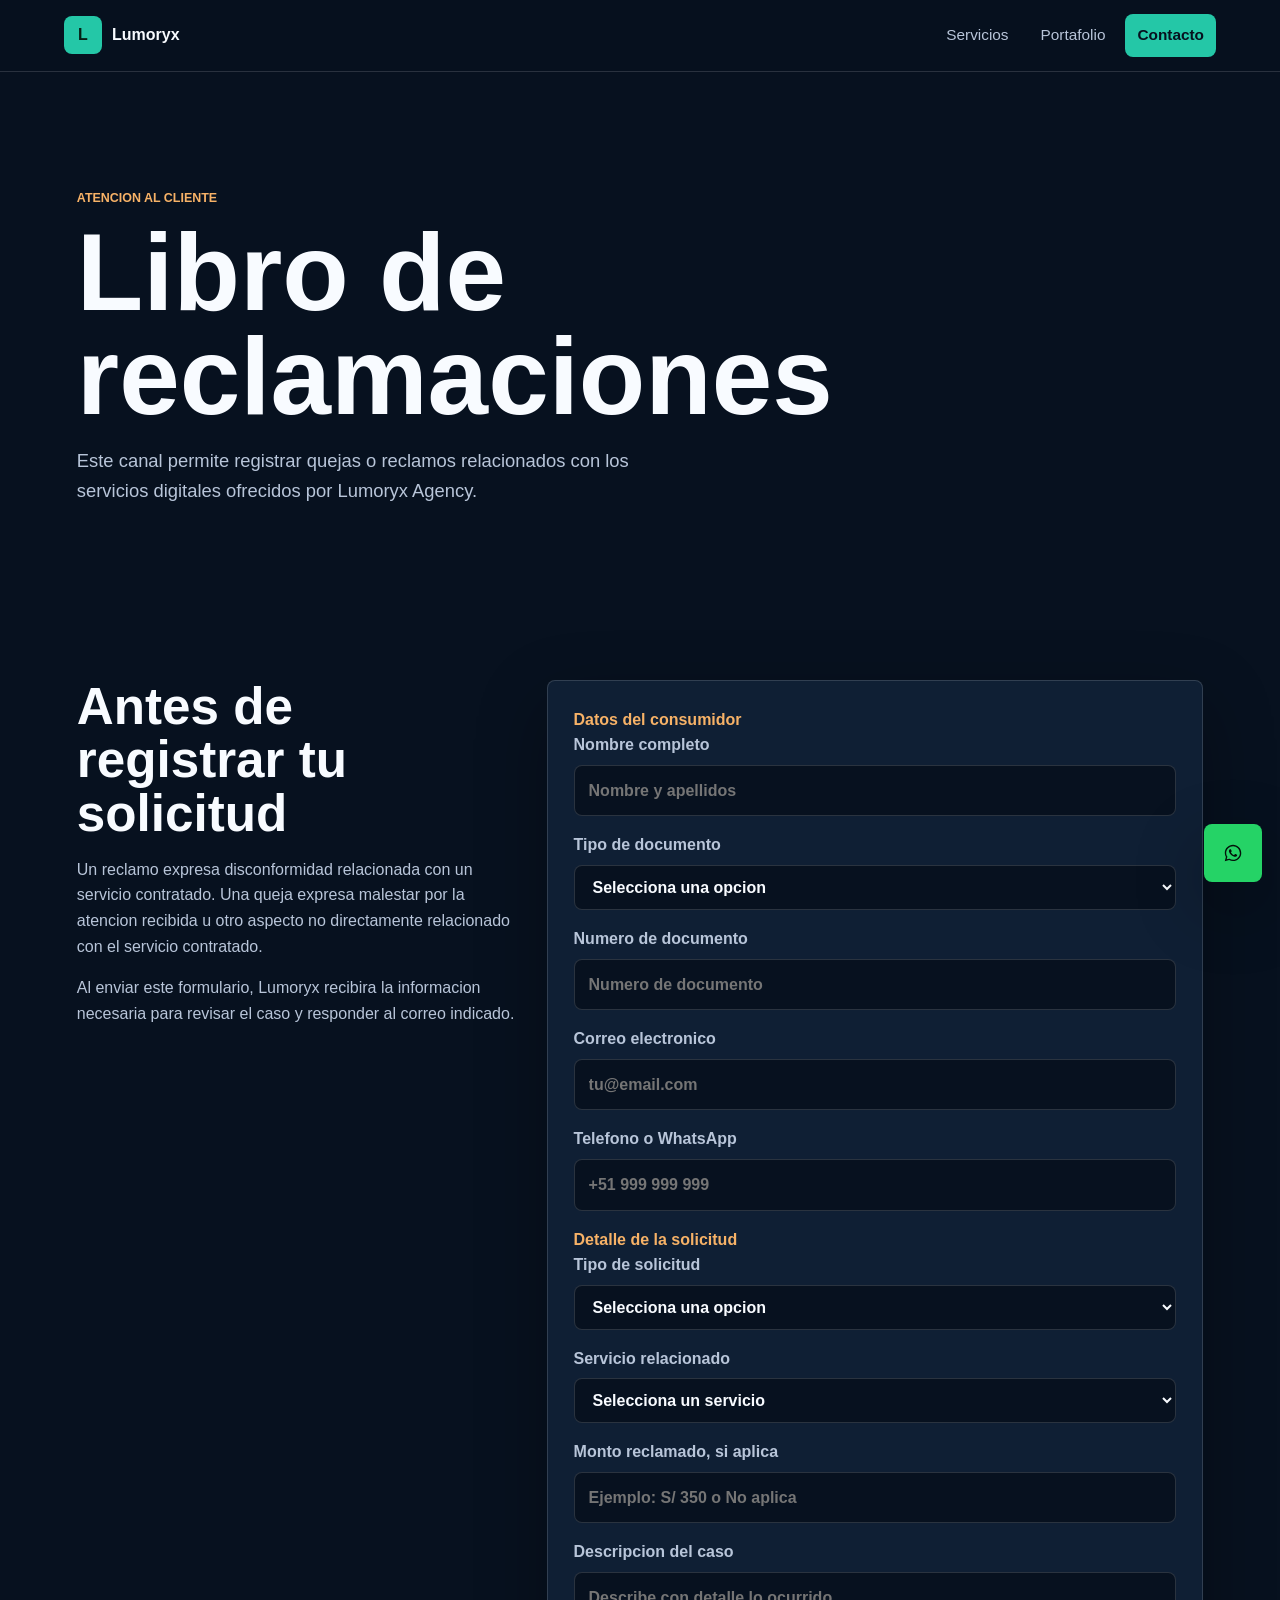
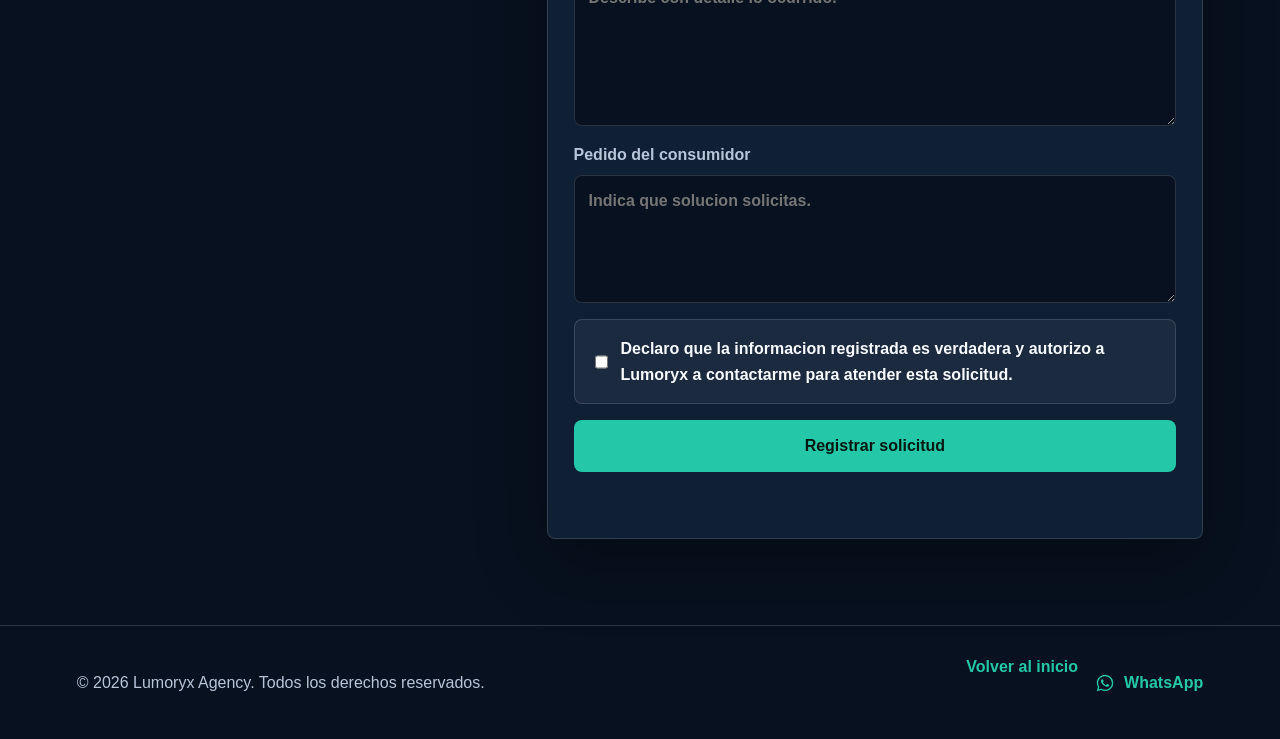
<file: libro-reclamaciones.html>
<!DOCTYPE html>
<html lang="es">
<head>
  <meta charset="UTF-8">
  <meta name="viewport" content="width=device-width, initial-scale=1.0">
  <meta name="description" content="Libro de reclamaciones virtual de Lumoryx Agency.">
  <title>Libro de reclamaciones | Lumoryx Agency</title>
  <link rel="stylesheet" href="style.css">
</head>
<body>
  <header class="site-header">
    <a class="brand" href="index.html" aria-label="Lumoryx Agency">
      <span class="brand-mark">L</span>
      <span>Lumoryx</span>
    </a>
    <nav class="main-nav legal-nav" aria-label="Navegacion legal">
      <a href="index.html#servicios">Servicios</a>
      <a href="index.html#portafolio">Portafolio</a>
      <a href="index.html#contacto" class="nav-cta">Contacto</a>
    </nav>
  </header>

  <main>
    <section class="legal-hero">
      <div>
        <p class="eyebrow">Atencion al cliente</p>
        <h1>Libro de reclamaciones</h1>
        <p class="hero-copy">Este canal permite registrar quejas o reclamos relacionados con los servicios digitales ofrecidos por Lumoryx Agency.</p>
      </div>
    </section>

    <section class="section legal-section">
      <div class="legal-note">
        <h2>Antes de registrar tu solicitud</h2>
        <p>Un reclamo expresa disconformidad relacionada con un servicio contratado. Una queja expresa malestar por la atencion recibida u otro aspecto no directamente relacionado con el servicio contratado.</p>
        <p>Al enviar este formulario, Lumoryx recibira la informacion necesaria para revisar el caso y responder al correo indicado.</p>
      </div>

      <form class="contact-form claims-form" id="claimsForm" novalidate>
        <fieldset>
          <legend>Datos del consumidor</legend>
          <label>Nombre completo
            <input id="claimName" name="claimName" type="text" placeholder="Nombre y apellidos" required>
          </label>
          <label>Tipo de documento
            <select id="claimDocumentType" name="claimDocumentType" required>
              <option value="">Selecciona una opcion</option>
              <option>DNI</option>
              <option>CE</option>
              <option>Pasaporte</option>
              <option>RUC</option>
            </select>
          </label>
          <label>Numero de documento
            <input id="claimDocument" name="claimDocument" type="text" placeholder="Numero de documento" required>
          </label>
          <label>Correo electronico
            <input id="claimEmail" name="claimEmail" type="email" placeholder="tu@email.com" required>
          </label>
          <label>Telefono o WhatsApp
            <input id="claimPhone" name="claimPhone" type="tel" placeholder="+51 999 999 999" required>
          </label>
        </fieldset>

        <fieldset>
          <legend>Detalle de la solicitud</legend>
          <label>Tipo de solicitud
            <select id="claimType" name="claimType" required>
              <option value="">Selecciona una opcion</option>
              <option>Reclamo</option>
              <option>Queja</option>
            </select>
          </label>
          <label>Servicio relacionado
            <select id="claimService" name="claimService" required>
              <option value="">Selecciona un servicio</option>
              <option>Desarrollo web</option>
              <option>Landing page</option>
              <option>E-commerce</option>
              <option>Automatizacion</option>
              <option>Atencion comercial</option>
              <option>Otro</option>
            </select>
          </label>
          <label>Monto reclamado, si aplica
            <input id="claimAmount" name="claimAmount" type="text" placeholder="Ejemplo: S/ 350 o No aplica">
          </label>
          <label>Descripcion del caso
            <textarea id="claimDescription" name="claimDescription" rows="5" placeholder="Describe con detalle lo ocurrido." required></textarea>
          </label>
          <label>Pedido del consumidor
            <textarea id="claimRequest" name="claimRequest" rows="4" placeholder="Indica que solucion solicitas." required></textarea>
          </label>
        </fieldset>

        <label class="check-row legal-check">
          <input id="claimConsent" name="claimConsent" type="checkbox" required>
          <span>Declaro que la informacion registrada es verdadera y autorizo a Lumoryx a contactarme para atender esta solicitud.</span>
        </label>

        <button class="btn primary" type="submit">Registrar solicitud</button>
        <p class="form-status" id="claimsStatus" role="status" aria-live="polite"></p>
      </form>
    </section>
  </main>

  <footer class="site-footer">
    <p>© 2026 Lumoryx Agency. Todos los derechos reservados.</p>
    <nav class="footer-links" aria-label="Enlaces legales">
      <a href="index.html">Volver al inicio</a>
      <a class="icon-link" href="https://wa.me/51955338183?text=Hola%20Lumoryx%2C%20tengo%20una%20consulta" target="_blank" rel="noreferrer">
        <svg aria-hidden="true" viewBox="0 0 32 32"><path d="M16.04 4C9.43 4 4.06 9.34 4.06 15.9c0 2.1.55 4.14 1.6 5.94L4 28l6.34-1.66a12.05 12.05 0 0 0 5.7 1.45h.01c6.61 0 11.98-5.34 11.98-11.9C28.03 9.34 22.65 4 16.04 4Zm0 21.78h-.01c-1.78 0-3.53-.47-5.06-1.36l-.36-.21-3.76.98 1-3.65-.24-.38a9.8 9.8 0 0 1-1.52-5.26c0-5.45 4.47-9.88 9.96-9.88 2.66 0 5.16 1.03 7.04 2.9a9.8 9.8 0 0 1 2.91 6.98c0 5.45-4.47 9.88-9.96 9.88Zm5.46-7.4c-.3-.15-1.77-.87-2.04-.97-.27-.1-.47-.15-.67.15-.2.3-.77.97-.94 1.17-.17.2-.35.22-.65.07-.3-.15-1.26-.46-2.4-1.47-.89-.79-1.49-1.77-1.66-2.07-.17-.3-.02-.46.13-.61.13-.13.3-.35.45-.52.15-.17.2-.3.3-.5.1-.2.05-.37-.02-.52-.08-.15-.67-1.6-.92-2.2-.24-.58-.49-.5-.67-.51h-.57c-.2 0-.52.07-.79.37-.27.3-1.04 1.02-1.04 2.48s1.07 2.88 1.22 3.08c.15.2 2.1 3.19 5.08 4.47.71.31 1.26.49 1.69.63.71.23 1.36.2 1.88.12.57-.08 1.77-.72 2.02-1.42.25-.7.25-1.29.17-1.42-.07-.13-.27-.2-.57-.35Z"/></svg>
        WhatsApp
      </a>
    </nav>
  </footer>

  <a class="whatsapp-float" href="https://wa.me/51955338183?text=Hola%20Lumoryx%2C%20tengo%20una%20consulta%20sobre%20el%20libro%20de%20reclamaciones" target="_blank" rel="noreferrer" aria-label="Contactar por WhatsApp">
    <svg aria-hidden="true" viewBox="0 0 32 32"><path d="M16.04 4C9.43 4 4.06 9.34 4.06 15.9c0 2.1.55 4.14 1.6 5.94L4 28l6.34-1.66a12.05 12.05 0 0 0 5.7 1.45h.01c6.61 0 11.98-5.34 11.98-11.9C28.03 9.34 22.65 4 16.04 4Zm0 21.78h-.01c-1.78 0-3.53-.47-5.06-1.36l-.36-.21-3.76.98 1-3.65-.24-.38a9.8 9.8 0 0 1-1.52-5.26c0-5.45 4.47-9.88 9.96-9.88 2.66 0 5.16 1.03 7.04 2.9a9.8 9.8 0 0 1 2.91 6.98c0 5.45-4.47 9.88-9.96 9.88Zm5.46-7.4c-.3-.15-1.77-.87-2.04-.97-.27-.1-.47-.15-.67.15-.2.3-.77.97-.94 1.17-.17.2-.35.22-.65.07-.3-.15-1.26-.46-2.4-1.47-.89-.79-1.49-1.77-1.66-2.07-.17-.3-.02-.46.13-.61.13-.13.3-.35.45-.52.15-.17.2-.3.3-.5.1-.2.05-.37-.02-.52-.08-.15-.67-1.6-.92-2.2-.24-.58-.49-.5-.67-.51h-.57c-.2 0-.52.07-.79.37-.27.3-1.04 1.02-1.04 2.48s1.07 2.88 1.22 3.08c.15.2 2.1 3.19 5.08 4.47.71.31 1.26.49 1.69.63.71.23 1.36.2 1.88.12.57-.08 1.77-.72 2.02-1.42.25-.7.25-1.29.17-1.42-.07-.13-.27-.2-.57-.35Z"/></svg>
  </a>

  <script src="reclamaciones.js"></script>
</body>
</html>
</file>
<file: style.css>
:root {
  --bg: #07111f;
  --surface: #0f1f34;
  --surface-soft: rgba(255, 255, 255, 0.08);
  --line: rgba(255, 255, 255, 0.14);
  --text: #f8fbff;
  --muted: #b8c5d9;
  --primary: #24c7a7;
  --primary-dark: #15967d;
  --accent: #f7b267;
  --danger: #ff7a7a;
  --shadow: 0 24px 70px rgba(0, 0, 0, 0.32);
}

* {
  box-sizing: border-box;
}

html {
  scroll-behavior: smooth;
}

body {
  margin: 0;
  font-family: Arial, Helvetica, sans-serif;
  background: var(--bg);
  color: var(--text);
  line-height: 1.6;
}

img {
  display: block;
  width: 100%;
}

a {
  color: inherit;
}

button,
input,
textarea,
select {
  font: inherit;
}

.site-header {
  position: sticky;
  top: 0;
  z-index: 20;
  display: flex;
  align-items: center;
  justify-content: space-between;
  gap: 24px;
  padding: 14px clamp(18px, 5vw, 72px);
  background: rgba(7, 17, 31, 0.88);
  border-bottom: 1px solid var(--line);
  backdrop-filter: blur(16px);
}

.brand {
  display: inline-flex;
  align-items: center;
  gap: 10px;
  font-weight: 800;
  text-decoration: none;
}

.brand-mark {
  display: grid;
  width: 38px;
  height: 38px;
  place-items: center;
  border-radius: 8px;
  background: var(--primary);
  color: #062015;
}

.main-nav {
  position: absolute;
  right: clamp(18px, 5vw, 72px);
  top: calc(100% + 12px);
  z-index: 30;
  display: grid;
  width: min(320px, calc(100vw - 36px));
  gap: 8px;
  padding: 16px;
  border: 1px solid var(--line);
  border-radius: 8px;
  background: rgba(15, 31, 52, 0.96);
  box-shadow: var(--shadow);
  opacity: 0;
  pointer-events: none;
  transform: translateY(-8px);
  transition: opacity 0.2s ease, transform 0.2s ease;
  backdrop-filter: blur(18px);
}

.main-nav.open {
  opacity: 1;
  pointer-events: auto;
  transform: translateY(0);
}

.main-nav a {
  display: flex;
  align-items: center;
  min-height: 42px;
  padding: 9px 12px;
  border-radius: 8px;
  color: var(--muted);
  font-size: 0.96rem;
  text-decoration: none;
}

.main-nav a:hover,
.main-nav a.active {
  background: rgba(255, 255, 255, 0.08);
  color: var(--text);
}

.main-nav .nav-cta {
  justify-content: center;
  color: #07111f;
  background: var(--primary);
  font-weight: 700;
}

.menu-toggle {
  display: flex;
  flex-direction: column;
  width: 44px;
  height: 44px;
  align-items: center;
  justify-content: center;
  gap: 5px;
  padding: 10px;
  border: 1px solid var(--line);
  border-radius: 8px;
  background: transparent;
  cursor: pointer;
  transition: border-color 0.2s ease, background 0.2s ease;
}

.menu-toggle:hover,
.menu-toggle[aria-expanded="true"] {
  border-color: var(--primary);
  background: rgba(36, 199, 167, 0.1);
}

.menu-toggle span {
  display: block;
  width: 22px;
  height: 2px;
  margin: 0;
  background: var(--text);
  transition: transform 0.2s ease, opacity 0.2s ease;
}

.menu-toggle[aria-expanded="true"] span:nth-child(1) {
  transform: translateY(7px) rotate(45deg);
}

.menu-toggle[aria-expanded="true"] span:nth-child(2) {
  opacity: 0;
}

.menu-toggle[aria-expanded="true"] span:nth-child(3) {
  transform: translateY(-7px) rotate(-45deg);
}

.legal-nav {
  position: static;
  display: flex;
  width: auto;
  flex-wrap: wrap;
  padding: 0;
  border: 0;
  background: transparent;
  box-shadow: none;
  opacity: 1;
  pointer-events: auto;
  transform: none;
  backdrop-filter: none;
}

.hero {
  min-height: 86vh;
  display: flex;
  align-items: center;
  padding: 88px clamp(18px, 6vw, 86px);
  background:
    linear-gradient(90deg, rgba(7, 17, 31, 0.94), rgba(7, 17, 31, 0.68)),
    url("https://images.unsplash.com/photo-1551434678-e076c223a692?auto=format&fit=crop&w=1800&q=80") center/cover;
}

.hero-content {
  max-width: 760px;
  animation: heroReveal 0.8s ease both;
}

.eyebrow {
  margin: 0 0 12px;
  color: var(--accent);
  font-size: 0.78rem;
  font-weight: 800;
  letter-spacing: 0;
  text-transform: uppercase;
}

h1,
h2,
h3,
p {
  overflow-wrap: anywhere;
}

h1 {
  margin: 0;
  font-size: clamp(3rem, 9vw, 6.8rem);
  line-height: 0.95;
  letter-spacing: 0;
}

h2 {
  margin: 0;
  max-width: 800px;
  font-size: clamp(2rem, 5vw, 3.2rem);
  line-height: 1.05;
  letter-spacing: 0;
}

h3 {
  margin: 0 0 10px;
  font-size: 1.25rem;
}

.hero-copy {
  max-width: 620px;
  color: var(--muted);
  font-size: 1.15rem;
}

.hero-actions,
.contact-actions {
  display: flex;
  flex-wrap: wrap;
  gap: 12px;
  margin-top: 28px;
}

.btn {
  display: inline-flex;
  align-items: center;
  justify-content: center;
  min-height: 44px;
  padding: 12px 18px;
  border: 1px solid transparent;
  border-radius: 8px;
  cursor: pointer;
  font-weight: 800;
  text-decoration: none;
  transition: transform 0.2s ease, border-color 0.2s ease, background 0.2s ease;
}

.btn:hover {
  transform: translateY(-2px);
}

.btn.primary {
  background: var(--primary);
  color: #051912;
}

.btn.primary:hover {
  background: var(--accent);
}

.btn.secondary {
  background: rgba(255, 255, 255, 0.08);
  border-color: var(--line);
}

.icon-link {
  gap: 8px;
}

.icon-link svg,
.whatsapp-float svg {
  width: 22px;
  height: 22px;
  fill: currentColor;
}

.btn.small {
  min-height: 38px;
  padding: 9px 12px;
  font-size: 0.9rem;
}

.hero-stats {
  display: flex;
  flex-wrap: wrap;
  gap: 14px;
  margin: 42px 0 0;
}

.hero-stats div {
  min-width: 145px;
  padding: 16px;
  border: 1px solid var(--line);
  border-radius: 8px;
  background: rgba(255, 255, 255, 0.07);
}

.hero-stats dt {
  font-size: 1.6rem;
  font-weight: 900;
}

.hero-stats dd {
  margin: 0;
  color: var(--muted);
}

.section {
  padding: 86px clamp(18px, 6vw, 86px);
}

.section-head {
  display: grid;
  gap: 8px;
  margin-bottom: 34px;
}

.service-grid,
.portfolio-grid,
.pricing-grid,
.identity-grid {
  display: grid;
  grid-template-columns: repeat(4, minmax(0, 1fr));
  gap: 18px;
}

.portfolio-grid,
.pricing-grid,
.identity-grid {
  grid-template-columns: repeat(3, minmax(0, 1fr));
}

.service-card,
.price-card,
.identity-card {
  padding: 24px;
  border: 1px solid var(--line);
  border-radius: 8px;
  background: var(--surface-soft);
}

.service-card p,
.price-card p,
.identity-card p,
.split p {
  color: var(--muted);
}

.identity-section {
  background: linear-gradient(180deg, #07111f 0%, #0b1728 100%);
}

.identity-card {
  position: relative;
  overflow: hidden;
  min-height: 260px;
  cursor: pointer;
  transition: transform 0.25s ease, border-color 0.25s ease, background 0.25s ease, box-shadow 0.25s ease;
}

.identity-card .icon {
  display: grid;
  width: 42px;
  height: 42px;
  place-items: center;
  border: 1px solid var(--line);
  border-radius: 8px;
  background: rgba(36, 199, 167, 0.14);
}

.identity-card h3 {
  font-size: 1.45rem;
}

.identity-hint {
  display: inline-flex;
  margin-top: 12px;
  color: var(--accent);
  font-size: 0.9rem;
  font-weight: 800;
}

.identity-card p {
  max-height: 0;
  margin: 0;
  opacity: 0;
  transform: translateY(10px);
  transition: max-height 0.3s ease, opacity 0.25s ease, transform 0.25s ease, margin 0.25s ease;
}

.identity-card:hover,
.identity-card:focus {
  border-color: var(--primary);
  background: rgba(36, 199, 167, 0.12);
  box-shadow: var(--shadow);
  transform: translateY(-6px);
  outline: none;
}

.identity-card:hover p,
.identity-card:focus p {
  max-height: 220px;
  margin-top: 16px;
  opacity: 1;
  transform: translateY(0);
}

.identity-card:hover .identity-hint,
.identity-card:focus .identity-hint {
  display: none;
}

.icon {
  display: inline-flex;
  margin-bottom: 20px;
  color: var(--primary);
  font-weight: 900;
}

.text-action {
  padding: 0;
  border: 0;
  background: transparent;
  color: var(--primary);
  cursor: pointer;
  font-weight: 800;
}

.carousel-shell {
  display: grid;
  grid-template-columns: 48px minmax(0, 1fr) 48px;
  gap: 14px;
  align-items: center;
}

.service-carousel {
  overflow: hidden;
}

.service-track {
  display: grid;
  grid-auto-columns: minmax(300px, calc((100% - 36px) / 3));
  grid-auto-flow: column;
  gap: 18px;
  overflow-x: auto;
  scroll-behavior: smooth;
  scroll-snap-type: x mandatory;
  scrollbar-width: none;
}

.service-track::-webkit-scrollbar {
  display: none;
}

.service-track .service-card {
  min-height: 360px;
  scroll-snap-align: start;
}

.service-card {
  transition: transform 0.25s ease, border-color 0.25s ease, background 0.25s ease, box-shadow 0.25s ease;
}

.service-card:hover {
  border-color: var(--primary);
  background: rgba(255, 255, 255, 0.1);
  box-shadow: var(--shadow);
  transform: translateY(-6px);
}

.feature-list {
  display: grid;
  gap: 8px;
  margin: 16px 0 20px;
  padding-left: 18px;
  color: var(--muted);
}

.carousel-arrow {
  display: grid;
  width: 48px;
  height: 48px;
  place-items: center;
  border: 1px solid var(--line);
  border-radius: 8px;
  background: rgba(255, 255, 255, 0.08);
  color: var(--text);
  cursor: pointer;
  font-size: 2rem;
  line-height: 1;
  transition: background 0.2s ease, border-color 0.2s ease, transform 0.2s ease;
}

.carousel-arrow:hover {
  border-color: var(--primary);
  background: rgba(36, 199, 167, 0.16);
  transform: translateY(-2px);
}

.portfolio-section {
  background: #0b1728;
}

.filter-bar {
  display: flex;
  flex-wrap: wrap;
  gap: 10px;
  margin-bottom: 24px;
}

.filter-btn {
  min-height: 40px;
  padding: 8px 14px;
  border: 1px solid var(--line);
  border-radius: 8px;
  background: transparent;
  color: var(--text);
  cursor: pointer;
}

.filter-btn.active,
.filter-btn:hover {
  background: var(--primary);
  color: #07111f;
}

.project-card {
  overflow: hidden;
  border: 1px solid var(--line);
  border-radius: 8px;
  background: var(--surface);
  box-shadow: var(--shadow);
}

.project-card img {
  height: 220px;
  object-fit: cover;
}

.project-card div {
  padding: 20px;
}

.project-card p {
  margin: 0 0 4px;
  color: var(--accent);
  font-size: 0.86rem;
  font-weight: 800;
}

.project-card.is-hidden {
  display: none;
}

.split {
  display: grid;
  grid-template-columns: 0.9fr 1.1fr;
  gap: 42px;
  align-items: start;
}

.timeline {
  display: grid;
  gap: 14px;
  margin: 0;
  padding: 0;
  list-style: none;
  counter-reset: step;
}

.timeline li {
  position: relative;
  padding: 20px 20px 20px 64px;
  border: 1px solid var(--line);
  border-radius: 8px;
  background: var(--surface-soft);
  counter-increment: step;
}

.timeline li::before {
  position: absolute;
  left: 18px;
  top: 20px;
  display: grid;
  width: 32px;
  height: 32px;
  place-items: center;
  border-radius: 8px;
  background: var(--primary);
  color: #07111f;
  content: counter(step);
  font-weight: 900;
}

.timeline span {
  display: block;
  color: var(--muted);
}

.calculator-section {
  background: #081321;
}

.calculator {
  display: grid;
  grid-template-columns: 1.15fr 0.85fr;
  gap: 22px;
  align-items: start;
}

.calculator-panel,
.quote-summary {
  border: 1px solid var(--line);
  border-radius: 8px;
  background: var(--surface);
  box-shadow: var(--shadow);
}

.calculator-panel {
  display: grid;
  gap: 18px;
  padding: 26px;
}

fieldset {
  display: grid;
  gap: 12px;
  margin: 0;
  padding: 18px;
  border: 1px solid var(--line);
  border-radius: 8px;
}

legend {
  padding: 0 8px;
  color: var(--muted);
  font-weight: 800;
}

.check-row {
  display: flex;
  grid-template-columns: auto 1fr;
  align-items: center;
  gap: 10px;
  color: var(--text);
  cursor: pointer;
}

.check-row input {
  width: 18px;
  height: 18px;
  accent-color: var(--primary);
}

input[type="range"] {
  appearance: none;
  height: 30px;
  padding: 0;
  accent-color: var(--primary);
  cursor: pointer;
}

input[type="range"]::-webkit-slider-runnable-track {
  height: 8px;
  border-radius: 999px;
  background: rgba(255, 255, 255, 0.18);
}

input[type="range"]::-webkit-slider-thumb {
  width: 26px;
  height: 26px;
  margin-top: -9px;
  border: 3px solid #07111f;
  border-radius: 50%;
  background: var(--accent);
  box-shadow: 0 0 0 4px rgba(247, 178, 103, 0.18);
  appearance: none;
}

input[type="range"]::-moz-range-track {
  height: 8px;
  border-radius: 999px;
  background: rgba(255, 255, 255, 0.18);
}

input[type="range"]::-moz-range-thumb {
  width: 24px;
  height: 24px;
  border: 3px solid #07111f;
  border-radius: 50%;
  background: var(--accent);
}

.range-value {
  color: var(--text);
  font-weight: 800;
}

.quote-summary {
  position: sticky;
  top: 96px;
  padding: 26px;
}

.quote-price {
  margin: 0;
  color: var(--primary);
  font-size: clamp(2.4rem, 6vw, 4rem);
  font-weight: 900;
  line-height: 1;
}

.quote-summary > p:not(.eyebrow):not(.quote-price) {
  color: var(--muted);
}

.quote-actions {
  display: grid;
  gap: 12px;
  margin-top: 22px;
}

.price-card {
  position: relative;
  min-height: 280px;
  transition: transform 0.25s ease, opacity 0.25s ease, border-color 0.25s ease, background 0.25s ease, box-shadow 0.25s ease;
}

.pricing-grid:hover .price-card {
  opacity: 0.72;
}

.pricing-grid .price-card:hover {
  z-index: 2;
  border-color: var(--primary);
  background: rgba(36, 199, 167, 0.14);
  box-shadow: 0 28px 80px rgba(36, 199, 167, 0.16);
  opacity: 1;
  transform: translateY(-12px) scale(1.03);
}

.price-card.featured {
  border-color: var(--primary);
  background: rgba(36, 199, 167, 0.12);
}

.badge {
  display: inline-flex;
  margin: 0 0 14px;
  padding: 6px 10px;
  border-radius: 8px;
  background: var(--accent);
  color: #2b1600;
  font-weight: 900;
}

.price {
  margin: 0;
  color: var(--text) !important;
  font-size: 2rem;
  font-weight: 900;
}

.faq-section {
  background: #0b1728;
}

.faq-list {
  display: grid;
  gap: 12px;
}

.faq-item {
  display: grid;
  grid-template-columns: 1fr auto;
  gap: 10px;
  width: 100%;
  padding: 20px;
  border: 1px solid var(--line);
  border-radius: 8px;
  background: var(--surface);
  color: var(--text);
  cursor: pointer;
  text-align: left;
}

.faq-item span {
  font-weight: 800;
}

.faq-item p {
  display: none;
  grid-column: 1 / -1;
  margin: 0;
  color: var(--muted);
}

.faq-item.open p {
  display: block;
}

.faq-support-grid {
  display: grid;
  grid-template-columns: 1.2fr 0.8fr;
  gap: 24px;
  align-items: start;
}

.faq-title-icon {
  display: inline-grid;
  width: 42px;
  height: 42px;
  margin-right: 8px;
  place-items: center;
  border-radius: 8px;
  background: var(--primary);
  color: #07111f;
  font-size: 1.3rem;
  font-weight: 900;
  vertical-align: middle;
}

.support-menu {
  border: 1px solid var(--line);
  border-radius: 8px;
  background: var(--surface);
  box-shadow: var(--shadow);
  overflow: hidden;
}

.support-toggle {
  display: grid;
  grid-template-columns: auto 1fr auto;
  gap: 12px;
  width: 100%;
  align-items: center;
  padding: 18px;
  border: 0;
  background: transparent;
  color: var(--text);
  cursor: pointer;
  text-align: left;
  font-weight: 900;
}

.support-panel {
  display: none;
  gap: 10px;
  padding: 0 18px 18px;
}

.support-menu.open .support-panel {
  display: grid;
}

.support-menu.open .support-toggle strong {
  transform: rotate(45deg);
}

.support-panel a {
  padding: 12px;
  border: 1px solid var(--line);
  border-radius: 8px;
  color: var(--muted);
  text-decoration: none;
}

.support-panel a:hover {
  border-color: var(--primary);
  color: var(--text);
}

.contact-section {
  display: grid;
  grid-template-columns: 0.85fr 1.15fr;
  gap: 36px;
  align-items: start;
}

.legal-hero {
  display: grid;
  min-height: 58vh;
  align-items: end;
  padding: 96px clamp(18px, 6vw, 86px) 70px;
  background:
    linear-gradient(90deg, rgba(7, 17, 31, 0.96), rgba(7, 17, 31, 0.68)),
    url("https://images.unsplash.com/photo-1450101499163-c8848c66ca85?auto=format&fit=crop&w=1800&q=80") center/cover;
}

.legal-section {
  display: grid;
  grid-template-columns: 0.8fr 1.2fr;
  gap: 32px;
  align-items: start;
}

.legal-note {
  position: sticky;
  top: 96px;
}

.legal-note p {
  color: var(--muted);
}

.claims-form fieldset {
  display: grid;
  gap: 16px;
  padding: 0;
  border: 0;
}

.claims-form legend {
  padding: 0;
  color: var(--accent);
  font-size: 1rem;
}

.legal-check {
  padding: 16px;
  border: 1px solid var(--line);
  border-radius: 8px;
  background: rgba(255, 255, 255, 0.05);
}

.contact-form {
  display: grid;
  gap: 16px;
  padding: 26px;
  border: 1px solid var(--line);
  border-radius: 8px;
  background: var(--surface);
  box-shadow: var(--shadow);
}

label {
  display: grid;
  gap: 7px;
  color: var(--muted);
  font-weight: 700;
}

input,
textarea,
select {
  width: 100%;
  border: 1px solid var(--line);
  border-radius: 8px;
  background: #07111f;
  color: var(--text);
  padding: 12px 14px;
  outline: none;
}

input:focus,
textarea:focus,
select:focus {
  border-color: var(--primary);
}

button:disabled {
  cursor: not-allowed;
  opacity: 0.65;
  transform: none;
}

.hidden-field {
  position: absolute;
  left: -9999px;
  width: 1px;
  height: 1px;
  opacity: 0;
}

.form-status {
  min-height: 24px;
  margin: 0;
  color: var(--primary);
  font-weight: 800;
}

.form-status.error {
  color: var(--danger);
}

.site-footer {
  display: flex;
  justify-content: space-between;
  gap: 18px;
  padding: 28px clamp(18px, 6vw, 86px);
  border-top: 1px solid var(--line);
  color: var(--muted);
}

.site-footer a {
  color: var(--primary);
  font-weight: 800;
  text-decoration: none;
}

.footer-links {
  display: flex;
  flex-wrap: wrap;
  gap: 16px;
}

.footer-links .icon-link {
  display: inline-flex;
  align-items: center;
}

.whatsapp-float {
  position: fixed;
  right: 18px;
  bottom: 18px;
  z-index: 35;
  display: grid;
  width: 58px;
  height: 58px;
  place-items: center;
  border-radius: 8px;
  background: #25d366;
  color: #04120a;
  box-shadow: var(--shadow);
  font-weight: 900;
  text-decoration: none;
  transition: transform 0.2s ease, box-shadow 0.2s ease;
}

.whatsapp-float:hover {
  transform: translateY(-4px) scale(1.04);
  box-shadow: 0 20px 50px rgba(37, 211, 102, 0.34);
}

.modal {
  position: fixed;
  inset: 0;
  z-index: 50;
  display: none;
  align-items: center;
  justify-content: center;
  padding: 20px;
  background: rgba(0, 0, 0, 0.65);
}

.modal.show {
  display: flex;
}

.modal-panel {
  position: relative;
  width: min(560px, 100%);
  padding: 30px;
  border: 1px solid var(--line);
  border-radius: 8px;
  background: var(--surface);
  box-shadow: var(--shadow);
}

.modal-close {
  position: absolute;
  right: 14px;
  top: 14px;
  width: 36px;
  height: 36px;
  border: 1px solid var(--line);
  border-radius: 8px;
  background: transparent;
  color: var(--text);
  cursor: pointer;
  font-size: 1.4rem;
}

@media (max-width: 900px) {
  .main-nav {
    left: 18px;
    right: 18px;
    top: calc(100% + 10px);
    width: auto;
  }

  .legal-nav {
    position: static;
    display: flex;
    flex-direction: row;
    flex-wrap: wrap;
    padding: 0;
    border: 0;
    background: transparent;
  }

  .service-grid,
  .portfolio-grid,
  .pricing-grid,
  .identity-grid,
  .faq-support-grid,
  .calculator,
  .split,
  .contact-section,
  .legal-section {
    grid-template-columns: 1fr;
  }

  .quote-summary {
    position: static;
  }

  .legal-note {
    position: static;
  }

  .hero {
    min-height: auto;
    padding-top: 72px;
  }

  .service-track {
    grid-auto-columns: minmax(280px, 78%);
  }
}

@media (max-width: 560px) {
  .hero-stats,
  .hero-actions,
  .contact-actions,
  .site-footer {
    flex-direction: column;
  }

  .btn,
  .filter-btn,
  .carousel-arrow {
    width: 100%;
  }

  .carousel-shell {
    grid-template-columns: 1fr 1fr;
  }

  .service-carousel {
    grid-column: 1 / -1;
    grid-row: 1;
  }

  .carousel-arrow {
    grid-row: 2;
  }

  .section {
    padding-top: 64px;
    padding-bottom: 64px;
  }
}

@keyframes heroReveal {
  from {
    opacity: 0;
    transform: translateY(18px);
  }

  to {
    opacity: 1;
    transform: translateY(0);
  }
}
</file>
